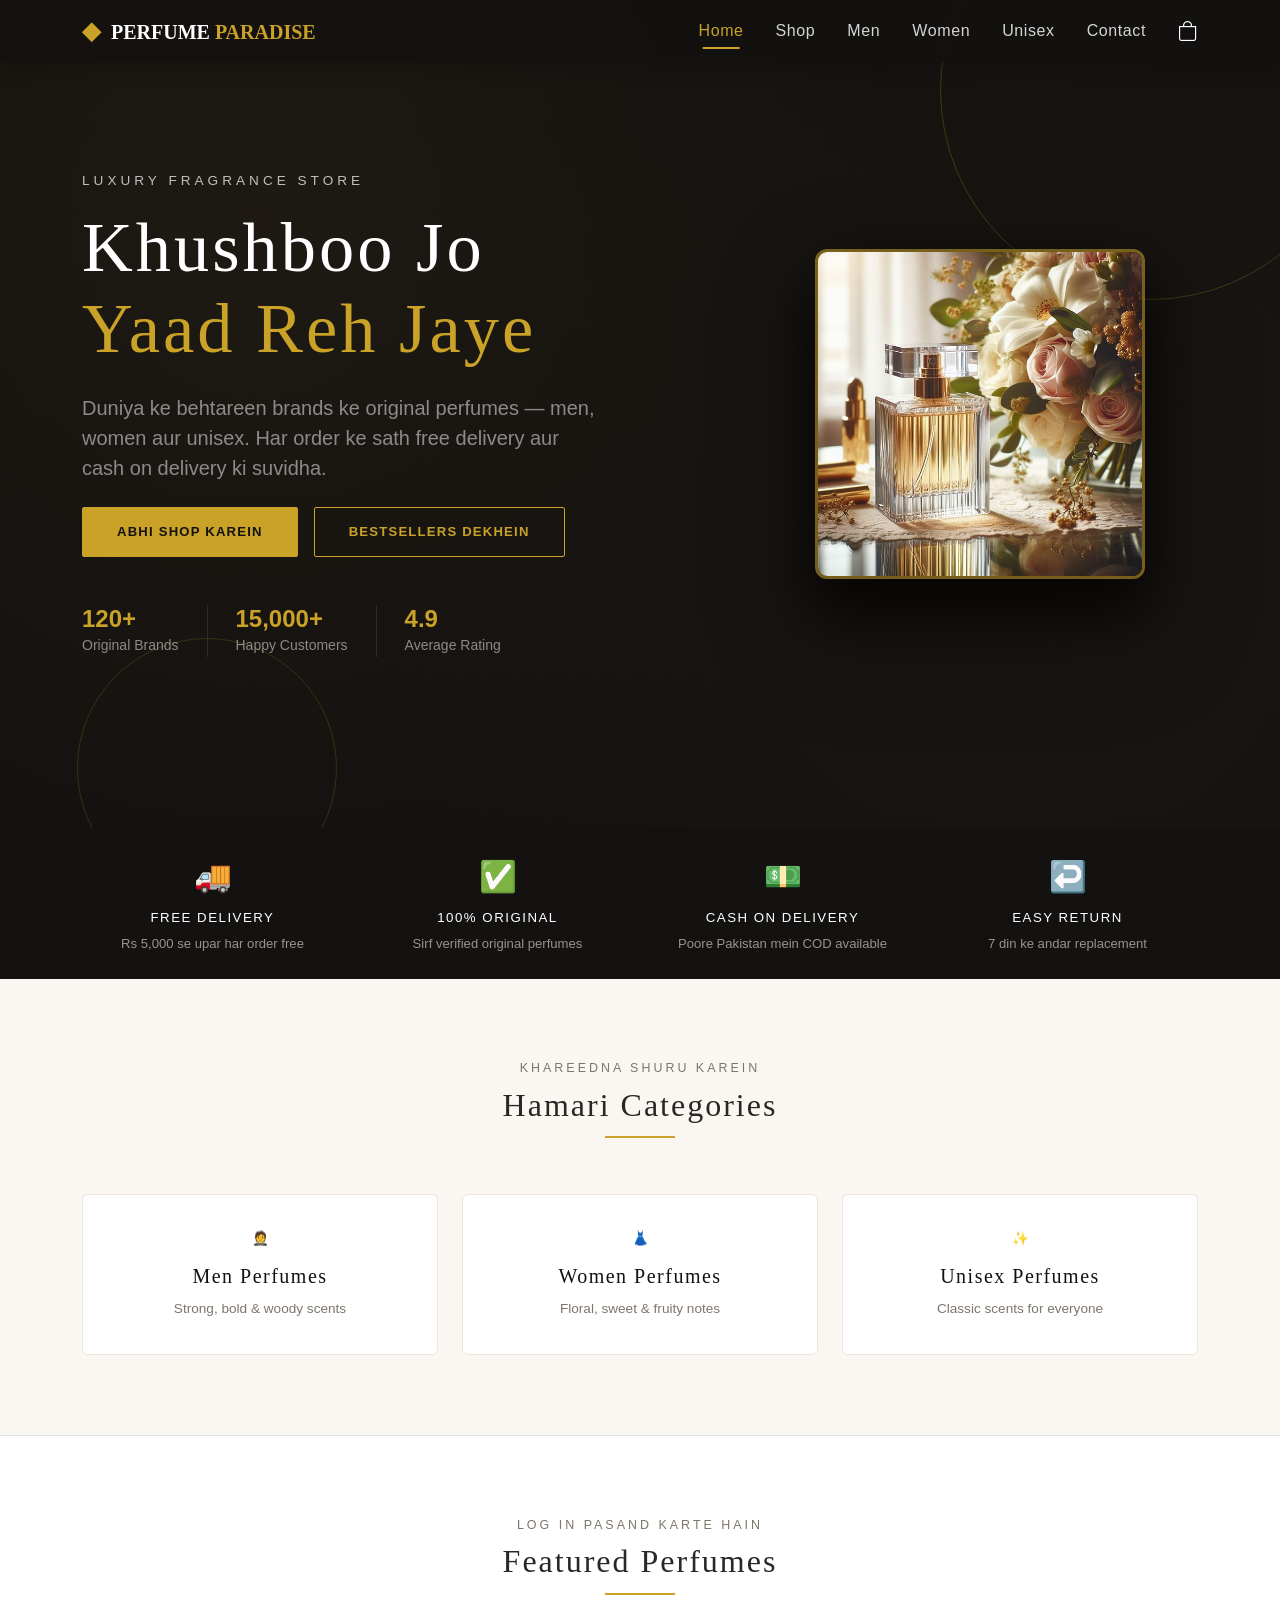
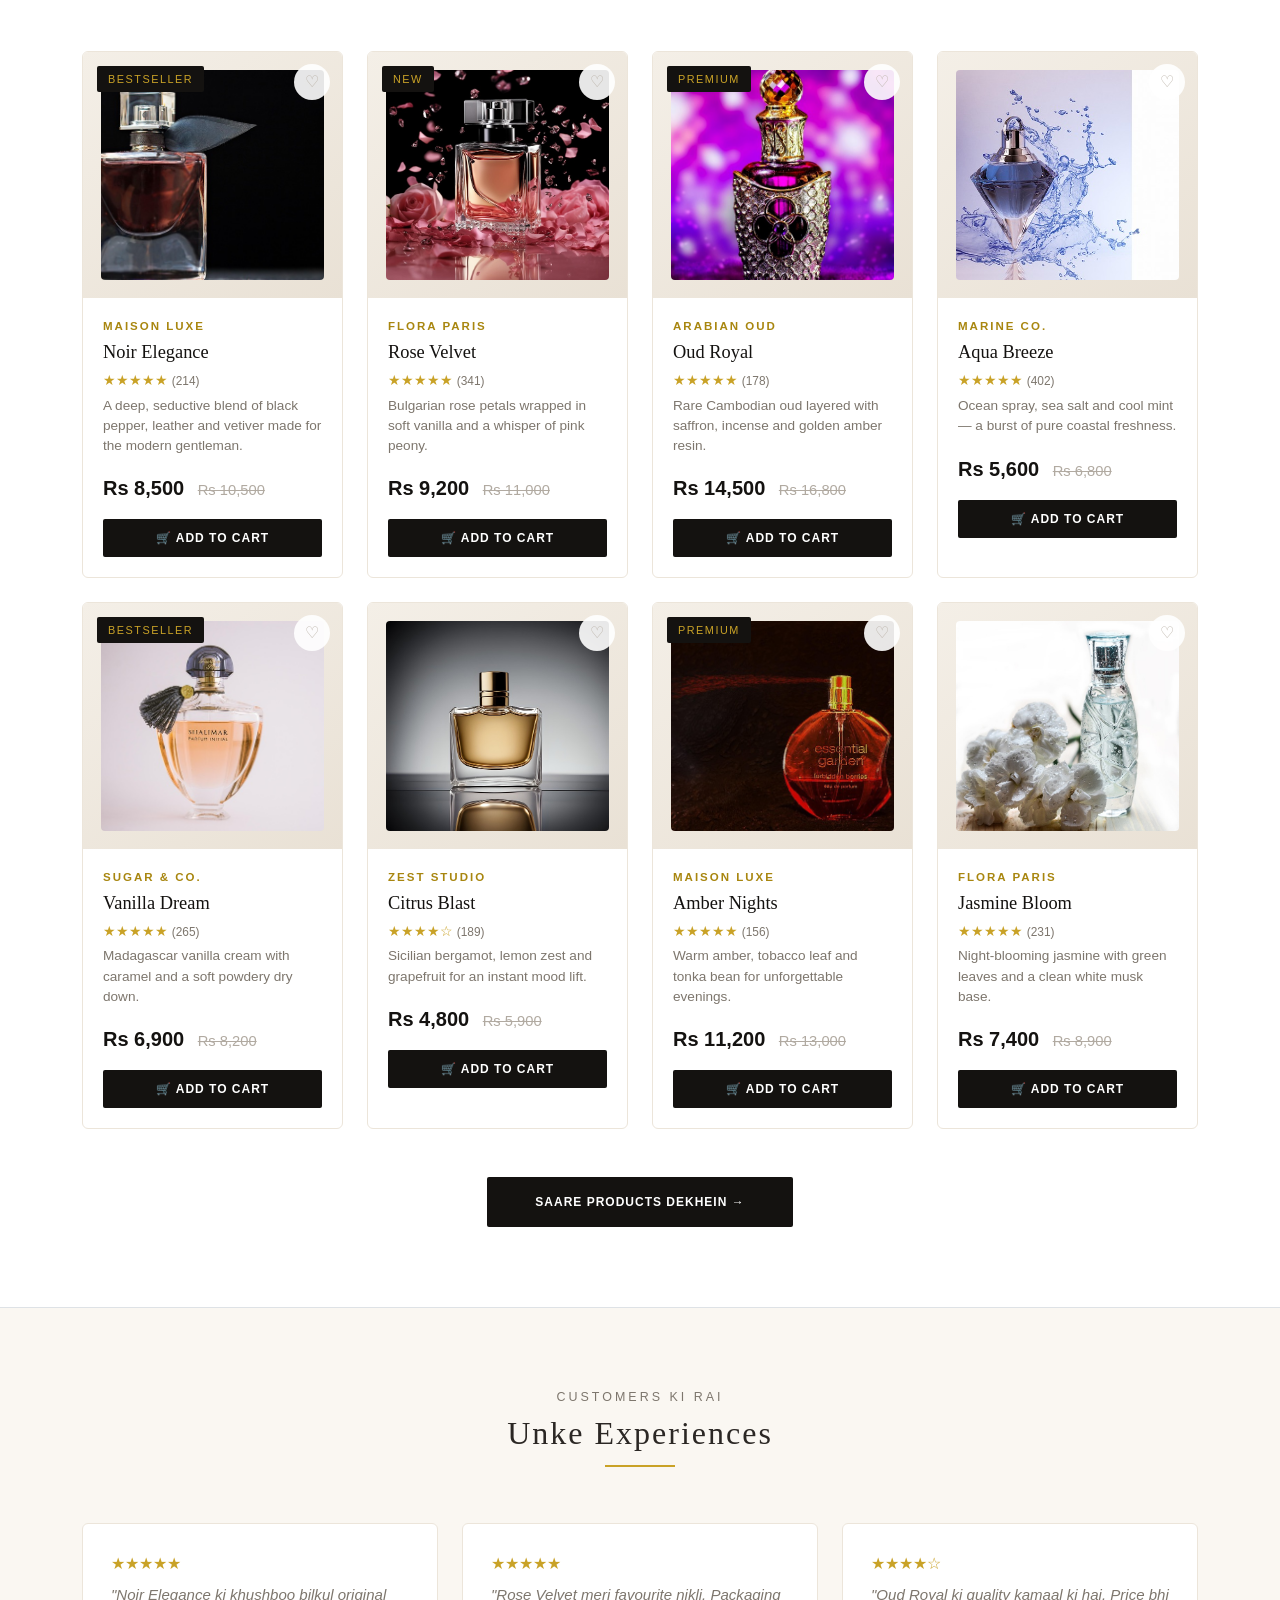
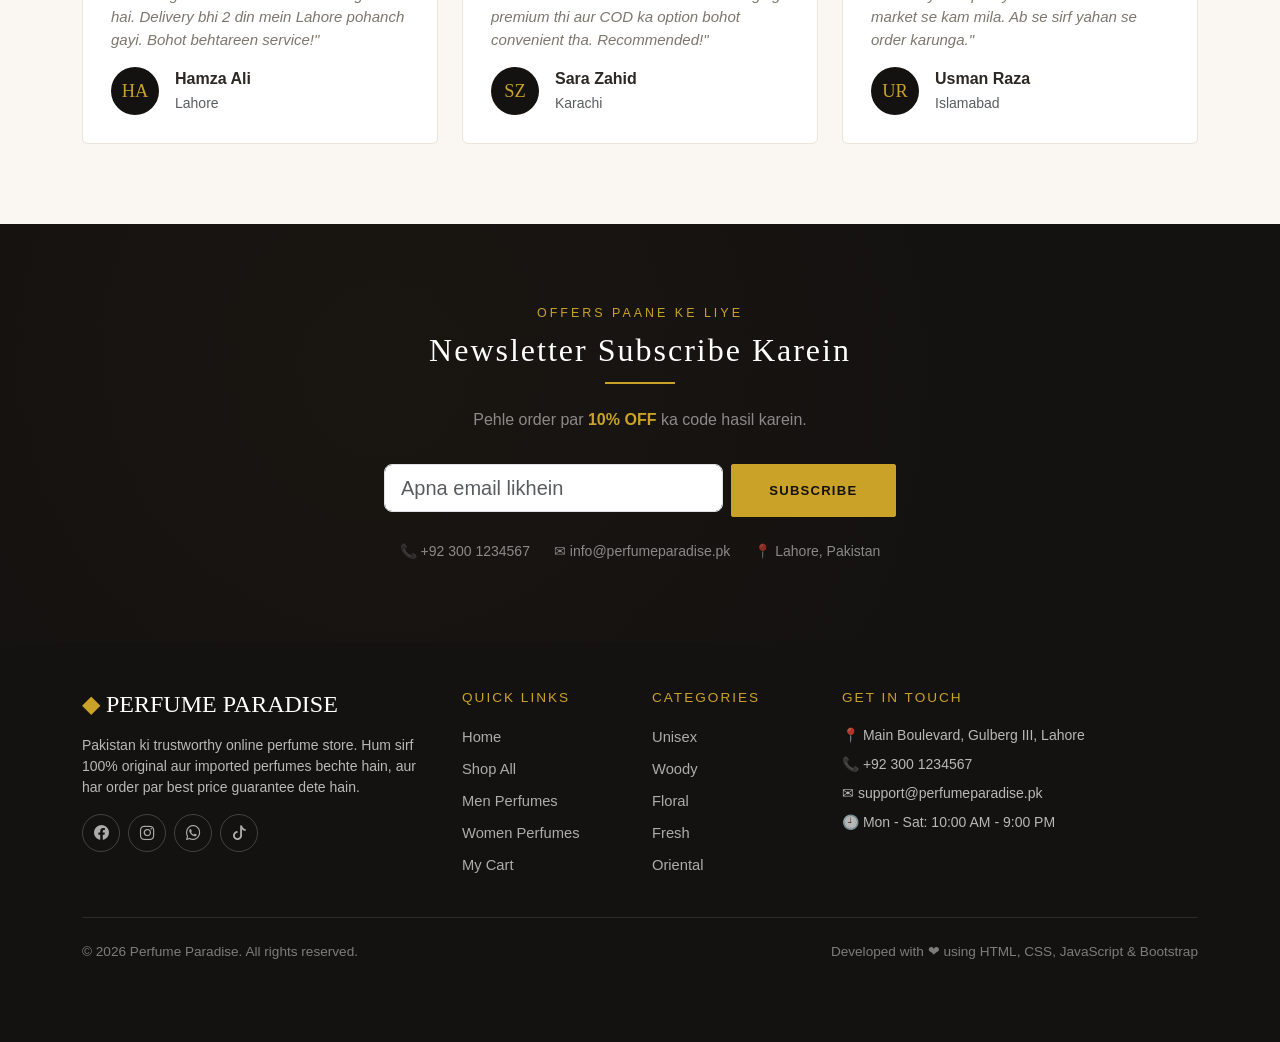
<file: index.html>
<!DOCTYPE html>
<html lang="en">
<head>
  <meta charset="UTF-8">
  <meta name="viewport" content="width=device-width, initial-scale=1.0">
  <title>Perfume Paradise | Premium Perfumes Online Shopping</title>
  <meta name="description" content="Perfume Paradise - Pakistan ki best online perfume shopping store. Men, women aur unisex branded perfumes free delivery ke sath.">
  <link href="https://cdn.jsdelivr.net/npm/bootstrap@5.3.3/dist/css/bootstrap.min.css" rel="stylesheet">
  <link href="https://cdn.jsdelivr.net/npm/bootstrap-icons@1.11.3/font/bootstrap-icons.css" rel="stylesheet">
  <link href="css/style.css" rel="stylesheet">
</head>
<body>

  <!-- ================= NAVBAR ================= -->
  <nav class="navbar navbar-expand-lg navbar-dark fixed-top shadow">
    <div class="container">
      <a class="navbar-brand fw-bold" href="index.html">
        <span class="brand-mark">◆</span> PERFUME <span class="text-gold">PARADISE</span>
      </a>
      <button class="navbar-toggler" type="button" data-bs-toggle="collapse" data-bs-target="#mainNav">
        <span class="navbar-toggler-icon"></span>
      </button>
      <div class="collapse navbar-collapse" id="mainNav">
        <ul class="navbar-nav ms-auto align-items-lg-center">
          <li class="nav-item"><a class="nav-link active" href="index.html">Home</a></li>
          <li class="nav-item"><a class="nav-link" href="products.html">Shop</a></li>
          <li class="nav-item"><a class="nav-link" href="products.html?category=men">Men</a></li>
          <li class="nav-item"><a class="nav-link" href="products.html?category=women">Women</a></li>
          <li class="nav-item"><a class="nav-link" href="products.html?category=unisex">Unisex</a></li>
          <li class="nav-item"><a class="nav-link" href="#contact">Contact</a></li>
          <li class="nav-item ms-lg-3">
            <a class="cart-btn" href="cart.html" title="My Cart">
              <i class="bi bi-bag"></i>
              <span class="cart-count">0</span>
            </a>
          </li>
        </ul>
      </div>
    </div>
  </nav>

  <!-- ================= HERO ================= -->
  <header class="hero">
    <div class="container position-relative" style="z-index:2">
      <div class="row align-items-center g-5">
        <div class="col-lg-7">
          <p class="hero-subtitle mb-3">Luxury Fragrance Store</p>
          <h1 class="hero-title mb-4">Khushboo Jo<br><span class="text-gold">Yaad Reh Jaye</span></h1>
          <p class="lead text-white-50 mb-4" style="max-width:520px">
            Duniya ke behtareen brands ke original perfumes — men, women aur unisex.
            Har order ke sath free delivery aur cash on delivery ki suvidha.
          </p>
          <div class="d-flex flex-wrap gap-3">
            <a href="products.html" class="btn btn-gold">Abhi Shop Karein</a>
            <a href="#featured" class="btn btn-outline-gold">Bestsellers Dekhein</a>
          </div>
          <div class="d-flex flex-wrap gap-4 mt-5">
            <div>
              <h4 class="text-gold mb-0 fw-bold"><span data-count="120">0</span>+</h4>
              <small class="text-white-50">Original Brands</small>
            </div>
            <div class="vr bg-secondary mx-1"></div>
            <div>
              <h4 class="text-gold mb-0 fw-bold"><span data-count="15000">0</span>+</h4>
              <small class="text-white-50">Happy Customers</small>
            </div>
            <div class="vr bg-secondary mx-1"></div>
            <div>
              <h4 class="text-gold mb-0 fw-bold"><span data-count="4" data-suffix=".9">0</span></h4>
              <small class="text-white-50">Average Rating</small>
            </div>
          </div>
        </div>
        <div class="col-lg-5 text-center">
          <div class="hero-bottle" id="heroBottle" style="max-width:330px;margin:0 auto"></div>
        </div>
      </div>
    </div>
  </header>

  <!-- ================= FEATURES ================= -->
  <section class="feature-strip">
    <div class="container">
      <div class="row">
        <div class="col-md-3 feature-item">
          <span class="fi-icon">🚚</span>
          <h6>Free Delivery</h6>
          <p>Rs 5,000 se upar har order free</p>
        </div>
        <div class="col-md-3 feature-item">
          <span class="fi-icon">✅</span>
          <h6>100% Original</h6>
          <p>Sirf verified original perfumes</p>
        </div>
        <div class="col-md-3 feature-item">
          <span class="fi-icon">💵</span>
          <h6>Cash on Delivery</h6>
          <p>Poore Pakistan mein COD available</p>
        </div>
        <div class="col-md-3 feature-item">
          <span class="fi-icon">↩️</span>
          <h6>Easy Return</h6>
          <p>7 din ke andar replacement</p>
        </div>
      </div>
    </div>
  </section>

  <!-- ================= CATEGORIES ================= -->
  <section class="section-pad">
    <div class="container">
      <div class="text-center mb-5">
        <p class="section-subtitle mb-2">Khareedna Shuru Karein</p>
        <h2 class="section-title">Hamari Categories</h2>
      </div>
      <div class="row g-4">
        <div class="col-md-4">
          <a href="products.html?category=men" class="cat-card">
            <span class="cat-icon">🤵</span>
            <h5>Men Perfumes</h5>
            <span>Strong, bold &amp; woody scents</span>
          </a>
        </div>
        <div class="col-md-4">
          <a href="products.html?category=women" class="cat-card">
            <span class="cat-icon">👗</span>
            <h5>Women Perfumes</h5>
            <span>Floral, sweet &amp; fruity notes</span>
          </a>
        </div>
        <div class="col-md-4">
          <a href="products.html?category=unisex" class="cat-card">
            <span class="cat-icon">✨</span>
            <h5>Unisex Perfumes</h5>
            <span>Classic scents for everyone</span>
          </a>
        </div>
      </div>
    </div>
  </section>

  <!-- ================= FEATURED PRODUCTS ================= -->
  <section class="section-pad bg-white border-top border-bottom" id="featured">
    <div class="container">
      <div class="text-center mb-5">
        <p class="section-subtitle mb-2">Log In Pasand Karte Hain</p>
        <h2 class="section-title">Featured Perfumes</h2>
      </div>
      <div class="row" id="featuredGrid">
        <!-- JS se render hoga -->
      </div>
      <div class="text-center mt-4">
        <a href="products.html" class="btn btn-dark-soft px-5 py-3">Saare Products Dekhein →</a>
      </div>
    </div>
  </section>

  <!-- ================= TESTIMONIALS ================= -->
  <section class="section-pad">
    <div class="container">
      <div class="text-center mb-5">
        <p class="section-subtitle mb-2">Customers Ki Rai</p>
        <h2 class="section-title">Unke Experiences</h2>
      </div>
      <div class="row g-4">
        <div class="col-md-4">
          <div class="testimonial-card">
            <div class="text-gold mb-2">★★★★★</div>
            <p>"Noir Elegance ki khushboo bilkul original hai. Delivery bhi 2 din mein Lahore pohanch gayi. Bohot behtareen service!"</p>
            <div class="d-flex align-items-center gap-3 mt-3">
              <div class="avatar">HA</div>
              <div><strong>Hamza Ali</strong><br><small class="text-muted">Lahore</small></div>
            </div>
          </div>
        </div>
        <div class="col-md-4">
          <div class="testimonial-card">
            <div class="text-gold mb-2">★★★★★</div>
            <p>"Rose Velvet meri favourite nikli. Packaging premium thi aur COD ka option bohot convenient tha. Recommended!"</p>
            <div class="d-flex align-items-center gap-3 mt-3">
              <div class="avatar">SZ</div>
              <div><strong>Sara Zahid</strong><br><small class="text-muted">Karachi</small></div>
            </div>
          </div>
        </div>
        <div class="col-md-4">
          <div class="testimonial-card">
            <div class="text-gold mb-2">★★★★☆</div>
            <p>"Oud Royal ki quality kamaal ki hai. Price bhi market se kam mila. Ab se sirf yahan se order karunga."</p>
            <div class="d-flex align-items-center gap-3 mt-3">
              <div class="avatar">UR</div>
              <div><strong>Usman Raza</strong><br><small class="text-muted">Islamabad</small></div>
            </div>
          </div>
        </div>
      </div>
    </div>
  </section>

  <!-- ================= NEWSLETTER ================= -->
  <section class="newsletter section-pad" id="contact">
    <div class="container text-center">
      <p class="section-subtitle text-gold mb-2">Offers Paane Ke Liye</p>
      <h2 class="section-title text-white">Newsletter Subscribe Karein</h2>
      <p class="text-white-50 mt-3 mb-4">Pehle order par <strong class="text-gold">10% OFF</strong> ka code hasil karein.</p>
      <form class="row g-2 justify-content-center" style="max-width:520px;margin:0 auto" onsubmit="subscribe(event)">
        <div class="col-sm-8">
          <input type="email" class="form-control form-control-lg" placeholder="Apna email likhein" required>
        </div>
        <div class="col-sm-4">
          <button class="btn btn-gold w-100 py-3" type="submit">Subscribe</button>
        </div>
      </form>
      <div class="d-flex justify-content-center gap-4 mt-4 text-white-50 small flex-wrap">
        <span>📞 +92 300 1234567</span>
        <span>✉ info@perfumeparadise.pk</span>
        <span>📍 Lahore, Pakistan</span>
      </div>
    </div>
  </section>

  <!-- ================= FOOTER ================= -->
  <footer class="footer section-pad pt-5">
    <div class="container">
      <div class="row g-4">
        <div class="col-lg-4">
          <h4 class="text-white mb-3" style="font-family:Georgia,serif">
            <span class="text-gold">◆</span> PERFUME PARADISE
          </h4>
          <p class="small">Pakistan ki trustworthy online perfume store. Hum sirf 100% original aur imported perfumes bechte hain, aur har order par best price guarantee dete hain.</p>
          <div class="d-flex gap-2 mt-3">
            <a href="#" class="social-icon"><i class="bi bi-facebook"></i></a>
            <a href="#" class="social-icon"><i class="bi bi-instagram"></i></a>
            <a href="#" class="social-icon"><i class="bi bi-whatsapp"></i></a>
            <a href="#" class="social-icon"><i class="bi bi-tiktok"></i></a>
          </div>
        </div>
        <div class="col-6 col-lg-2">
          <h6>Quick Links</h6>
          <ul class="list-unstyled">
            <li class="mb-2"><a href="index.html">Home</a></li>
            <li class="mb-2"><a href="products.html">Shop All</a></li>
            <li class="mb-2"><a href="products.html?category=men">Men Perfumes</a></li>
            <li class="mb-2"><a href="products.html?category=women">Women Perfumes</a></li>
            <li class="mb-2"><a href="cart.html">My Cart</a></li>
          </ul>
        </div>
        <div class="col-6 col-lg-2">
          <h6>Categories</h6>
          <ul class="list-unstyled">
            <li class="mb-2"><a href="products.html?category=unisex">Unisex</a></li>
            <li class="mb-2"><a href="products.html">Woody</a></li>
            <li class="mb-2"><a href="products.html">Floral</a></li>
            <li class="mb-2"><a href="products.html">Fresh</a></li>
            <li class="mb-2"><a href="products.html">Oriental</a></li>
          </ul>
        </div>
        <div class="col-lg-4">
          <h6>Get In Touch</h6>
          <ul class="list-unstyled small">
            <li class="mb-2">📍 Main Boulevard, Gulberg III, Lahore</li>
            <li class="mb-2">📞 +92 300 1234567</li>
            <li class="mb-2">✉ support@perfumeparadise.pk</li>
            <li class="mb-2">🕘 Mon - Sat: 10:00 AM - 9:00 PM</li>
          </ul>
        </div>
      </div>
      <div class="footer-bottom mt-4 pt-4 d-flex flex-wrap justify-content-between gap-2">
        <span>© 2026 Perfume Paradise. All rights reserved.</span>
        <span>Developed with ❤ using HTML, CSS, JavaScript &amp; Bootstrap</span>
      </div>
    </div>
  </footer>

  <script src="https://cdn.jsdelivr.net/npm/bootstrap@5.3.3/dist/js/bootstrap.bundle.min.js"></script>
  <script src="js/data.js"></script>
  <script src="js/script.js"></script>
</body>
</html>
</file>
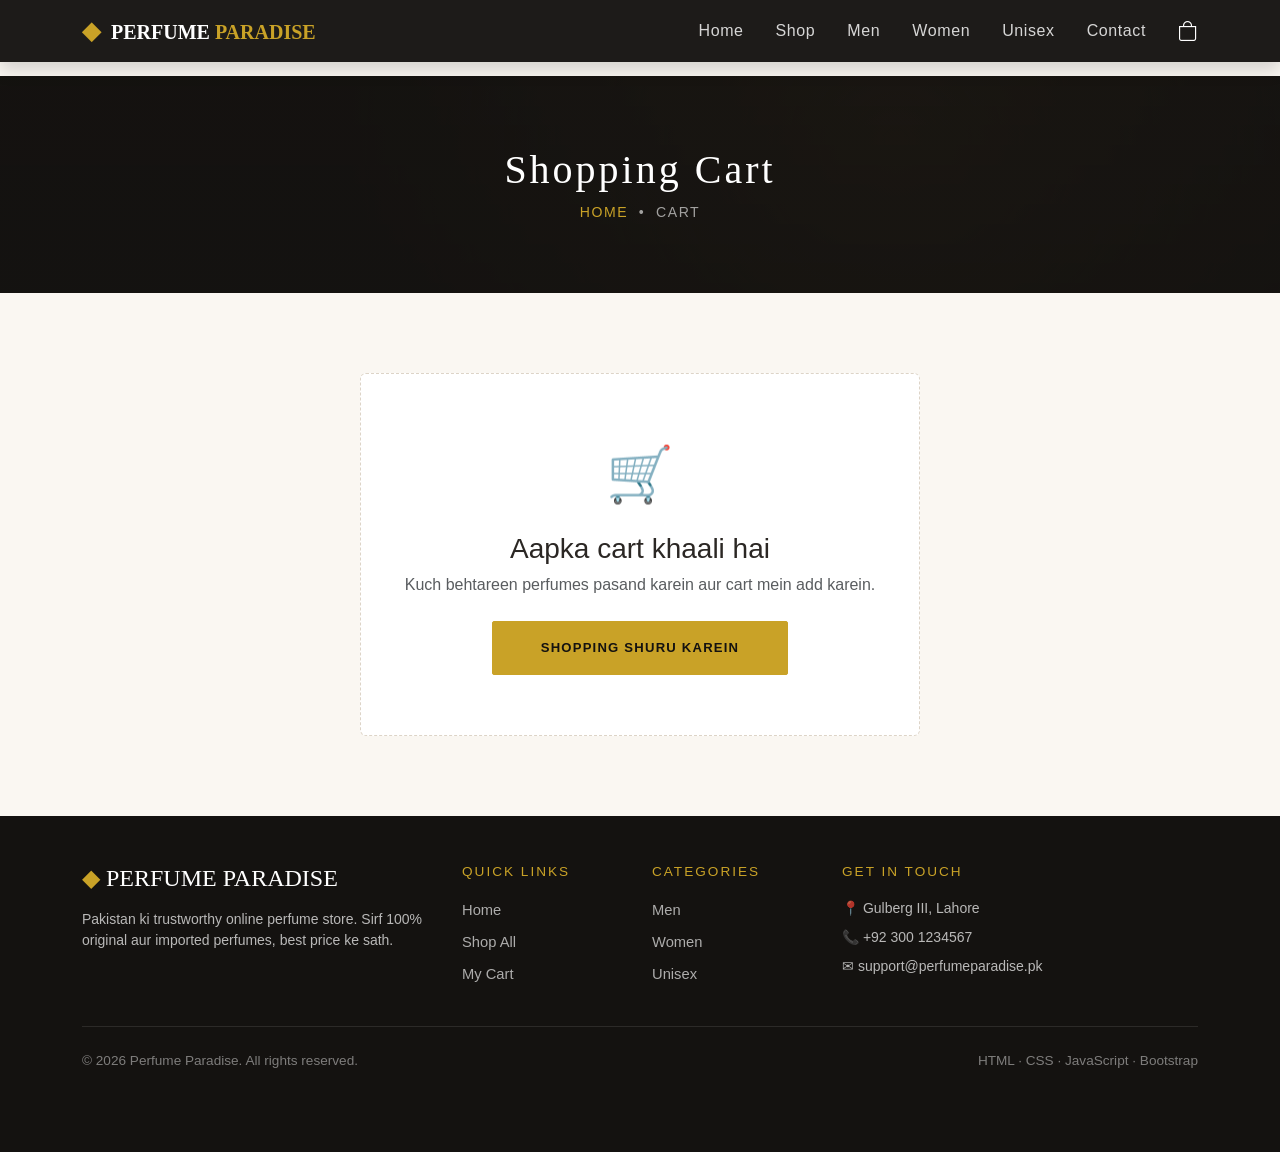
<file: cart.html>
<!DOCTYPE html>
<html lang="en">
<head>
  <meta charset="UTF-8">
  <meta name="viewport" content="width=device-width, initial-scale=1.0">
  <title>My Cart | Perfume Paradise</title>
  <link href="https://cdn.jsdelivr.net/npm/bootstrap@5.3.3/dist/css/bootstrap.min.css" rel="stylesheet">
  <link href="https://cdn.jsdelivr.net/npm/bootstrap-icons@1.11.3/font/bootstrap-icons.css" rel="stylesheet">
  <link href="css/style.css" rel="stylesheet">
</head>
<body>

  <!-- ================= NAVBAR ================= -->
  <nav class="navbar navbar-expand-lg navbar-dark fixed-top shadow">
    <div class="container">
      <a class="navbar-brand fw-bold" href="index.html">
        <span class="brand-mark">◆</span> PERFUME <span class="text-gold">PARADISE</span>
      </a>
      <button class="navbar-toggler" type="button" data-bs-toggle="collapse" data-bs-target="#mainNav">
        <span class="navbar-toggler-icon"></span>
      </button>
      <div class="collapse navbar-collapse" id="mainNav">
        <ul class="navbar-nav ms-auto align-items-lg-center">
          <li class="nav-item"><a class="nav-link" href="index.html">Home</a></li>
          <li class="nav-item"><a class="nav-link" href="products.html">Shop</a></li>
          <li class="nav-item"><a class="nav-link" href="products.html?category=men">Men</a></li>
          <li class="nav-item"><a class="nav-link" href="products.html?category=women">Women</a></li>
          <li class="nav-item"><a class="nav-link" href="products.html?category=unisex">Unisex</a></li>
          <li class="nav-item"><a class="nav-link" href="index.html#contact">Contact</a></li>
          <li class="nav-item ms-lg-3">
            <a class="cart-btn" href="cart.html" title="My Cart">
              <i class="bi bi-bag"></i>
              <span class="cart-count">0</span>
            </a>
          </li>
        </ul>
      </div>
    </div>
  </nav>

  <!-- ================= PAGE BANNER ================= -->
  <section class="page-banner" style="margin-top:76px">
    <div class="container">
      <h1>Shopping Cart</h1>
      <nav class="crumb mt-2"><a href="index.html">Home</a> &nbsp;•&nbsp; Cart</nav>
    </div>
  </section>

  <!-- ================= CART ================= -->
  <section class="section-pad" id="cartWrap">
    <div class="container">

      <!-- Empty State -->
      <div id="cartEmpty" class="d-none">
        <div class="empty-state" style="max-width:560px;margin:0 auto">
          <div class="es-icon">🛒</div>
          <h3 class="mt-3">Aapka cart khaali hai</h3>
          <p class="text-muted">Kuch behtareen perfumes pasand karein aur cart mein add karein.</p>
          <a href="products.html" class="btn btn-gold mt-2 px-5 py-3">Shopping Shuru Karein</a>
        </div>
      </div>

      <div class="row g-4" id="cartTable">
        <!-- Items -->
        <div class="col-lg-8">
          <div class="cart-table p-3 p-md-4">
            <h5 class="mb-3 pb-2 border-bottom">🛒 Your Items</h5>
            <div class="table-responsive">
              <table class="table align-middle mb-0">
                <thead class="table-light">
                  <tr>
                    <th>Product</th>
                    <th>Price</th>
                    <th>Quantity</th>
                    <th>Total</th>
                    <th></th>
                  </tr>
                </thead>
                <tbody id="cartBody"><!-- JS --></tbody>
              </table>
            </div>
            <a href="products.html" class="btn btn-sm btn-outline-dark mt-3">← Shopping Continue Karein</a>
          </div>
        </div>

        <!-- Summary -->
        <div class="col-lg-4" id="cartSummary">
          <div class="summary-card">
            <h5 class="mb-4 pb-2 border-bottom" style="font-family:Georgia,serif">Order Summary</h5>
            <div class="summary-row"><span>Subtotal</span><span id="sumSub">Rs 0</span></div>
            <div class="summary-row"><span>Delivery</span><span id="sumShip">Rs 0</span></div>
            <div class="summary-row"><span>Discount (5%)</span><span id="sumDiscount">Rs 0</span></div>
            <div class="summary-row summary-total mt-2 pt-3">
              <span>Total</span><span id="sumTotal">Rs 0</span>
            </div>

            <button class="btn btn-gold w-100 mt-4 py-3" onclick="checkout()">
              Checkout Karein
            </button>

            <p class="small text-muted mt-3 mb-0 text-center">
              🔒 Secure checkout · Rs 10,000+ par 5% discount<br>
              Free delivery Rs 5,000 se upar
            </p>
          </div>
        </div>
      </div>
    </div>
  </section>

  <!-- ================= CHECKOUT MODAL ================= -->
  <div class="modal fade" id="checkoutModal" tabindex="-1">
    <div class="modal-dialog modal-dialog-centered">
      <div class="modal-content" style="border-radius:6px">
        <div class="modal-header" style="background:#141210;color:#fff">
          <h5 class="modal-title" style="font-family:Georgia,serif">
            <span class="text-gold">◆</span> Checkout Details
          </h5>
          <button type="button" class="btn-close btn-close-white" data-bs-dismiss="modal"></button>
        </div>
        <div class="modal-body">
          <form id="orderForm" onsubmit="return false">
            <div class="mb-3">
              <label class="form-label small text-uppercase">Poora Naam</label>
              <input type="text" class="form-control" id="custName" placeholder="Ali Khan">
            </div>
            <div class="mb-3">
              <label class="form-label small text-uppercase">Mobile Number</label>
              <input type="tel" class="form-control" id="custPhone" placeholder="0300 1234567">
            </div>
            <div class="mb-3">
              <label class="form-label small text-uppercase">Delivery Address</label>
              <textarea class="form-control" id="custAddress" rows="2"
                        placeholder="Ghar, mohalla, shehar"></textarea>
            </div>
            <div class="mb-3">
              <label class="form-label small text-uppercase">Payment Method</label>
              <select class="form-select">
                <option>Cash on Delivery</option>
                <option>JazzCash / Easypaisa</option>
                <option>Bank Transfer</option>
              </select>
            </div>
            <div class="alert alert-light border d-flex justify-content-between mb-0">
              <span class="fw-semibold">Payable Amount</span>
              <span class="fw-bold text-gold" id="orderTotal">Rs 0</span>
            </div>
          </form>
        </div>
        <div class="modal-footer">
          <button class="btn btn-outline-dark" data-bs-dismiss="modal">Cancel</button>
          <button class="btn btn-gold" id="confirmOrder">Order Confirm Karein</button>
        </div>
      </div>
    </div>
  </div>

  <!-- ================= SUCCESS MODAL ================= -->
  <div class="modal fade" id="successModal" tabindex="-1">
    <div class="modal-dialog modal-dialog-centered">
      <div class="modal-content text-center" style="border-radius:6px">
        <div class="modal-body p-5">
          <div style="font-size:3.6rem">✅</div>
          <h3 class="mt-3" style="font-family:Georgia,serif">Order Ho Gaya!</h3>
          <p class="text-muted">Shukriya! Aapka order confirm ho chuka hai. Hamari team jald aap se rabta karegi.</p>
          <p class="mb-1 small text-uppercase text-muted">Order ID</p>
          <h5 class="text-gold" id="orderIdOut">#PP-000000</h5>
          <a href="products.html" class="btn btn-dark-soft mt-3 px-4">Aur Shopping Karein</a>
        </div>
      </div>
    </div>
  </div>

  <!-- ================= FOOTER ================= -->
  <footer class="footer section-pad pt-5">
    <div class="container">
      <div class="row g-4">
        <div class="col-lg-4">
          <h4 class="text-white mb-3" style="font-family:Georgia,serif">
            <span class="text-gold">◆</span> PERFUME PARADISE
          </h4>
          <p class="small">Pakistan ki trustworthy online perfume store. Sirf 100% original aur imported perfumes, best price ke sath.</p>
        </div>
        <div class="col-6 col-lg-2">
          <h6>Quick Links</h6>
          <ul class="list-unstyled">
            <li class="mb-2"><a href="index.html">Home</a></li>
            <li class="mb-2"><a href="products.html">Shop All</a></li>
            <li class="mb-2"><a href="cart.html">My Cart</a></li>
          </ul>
        </div>
        <div class="col-6 col-lg-2">
          <h6>Categories</h6>
          <ul class="list-unstyled">
            <li class="mb-2"><a href="products.html?category=men">Men</a></li>
            <li class="mb-2"><a href="products.html?category=women">Women</a></li>
            <li class="mb-2"><a href="products.html?category=unisex">Unisex</a></li>
          </ul>
        </div>
        <div class="col-lg-4">
          <h6>Get In Touch</h6>
          <ul class="list-unstyled small">
            <li class="mb-2">📍 Gulberg III, Lahore</li>
            <li class="mb-2">📞 +92 300 1234567</li>
            <li class="mb-2">✉ support@perfumeparadise.pk</li>
          </ul>
        </div>
      </div>
      <div class="footer-bottom mt-4 pt-4 d-flex flex-wrap justify-content-between gap-2">
        <span>© 2026 Perfume Paradise. All rights reserved.</span>
        <span>HTML · CSS · JavaScript · Bootstrap</span>
      </div>
    </div>
  </footer>

  <script src="https://cdn.jsdelivr.net/npm/bootstrap@5.3.3/dist/js/bootstrap.bundle.min.js"></script>
  <script src="js/data.js"></script>
  <script src="js/script.js"></script>
</body>
</html>
</file>
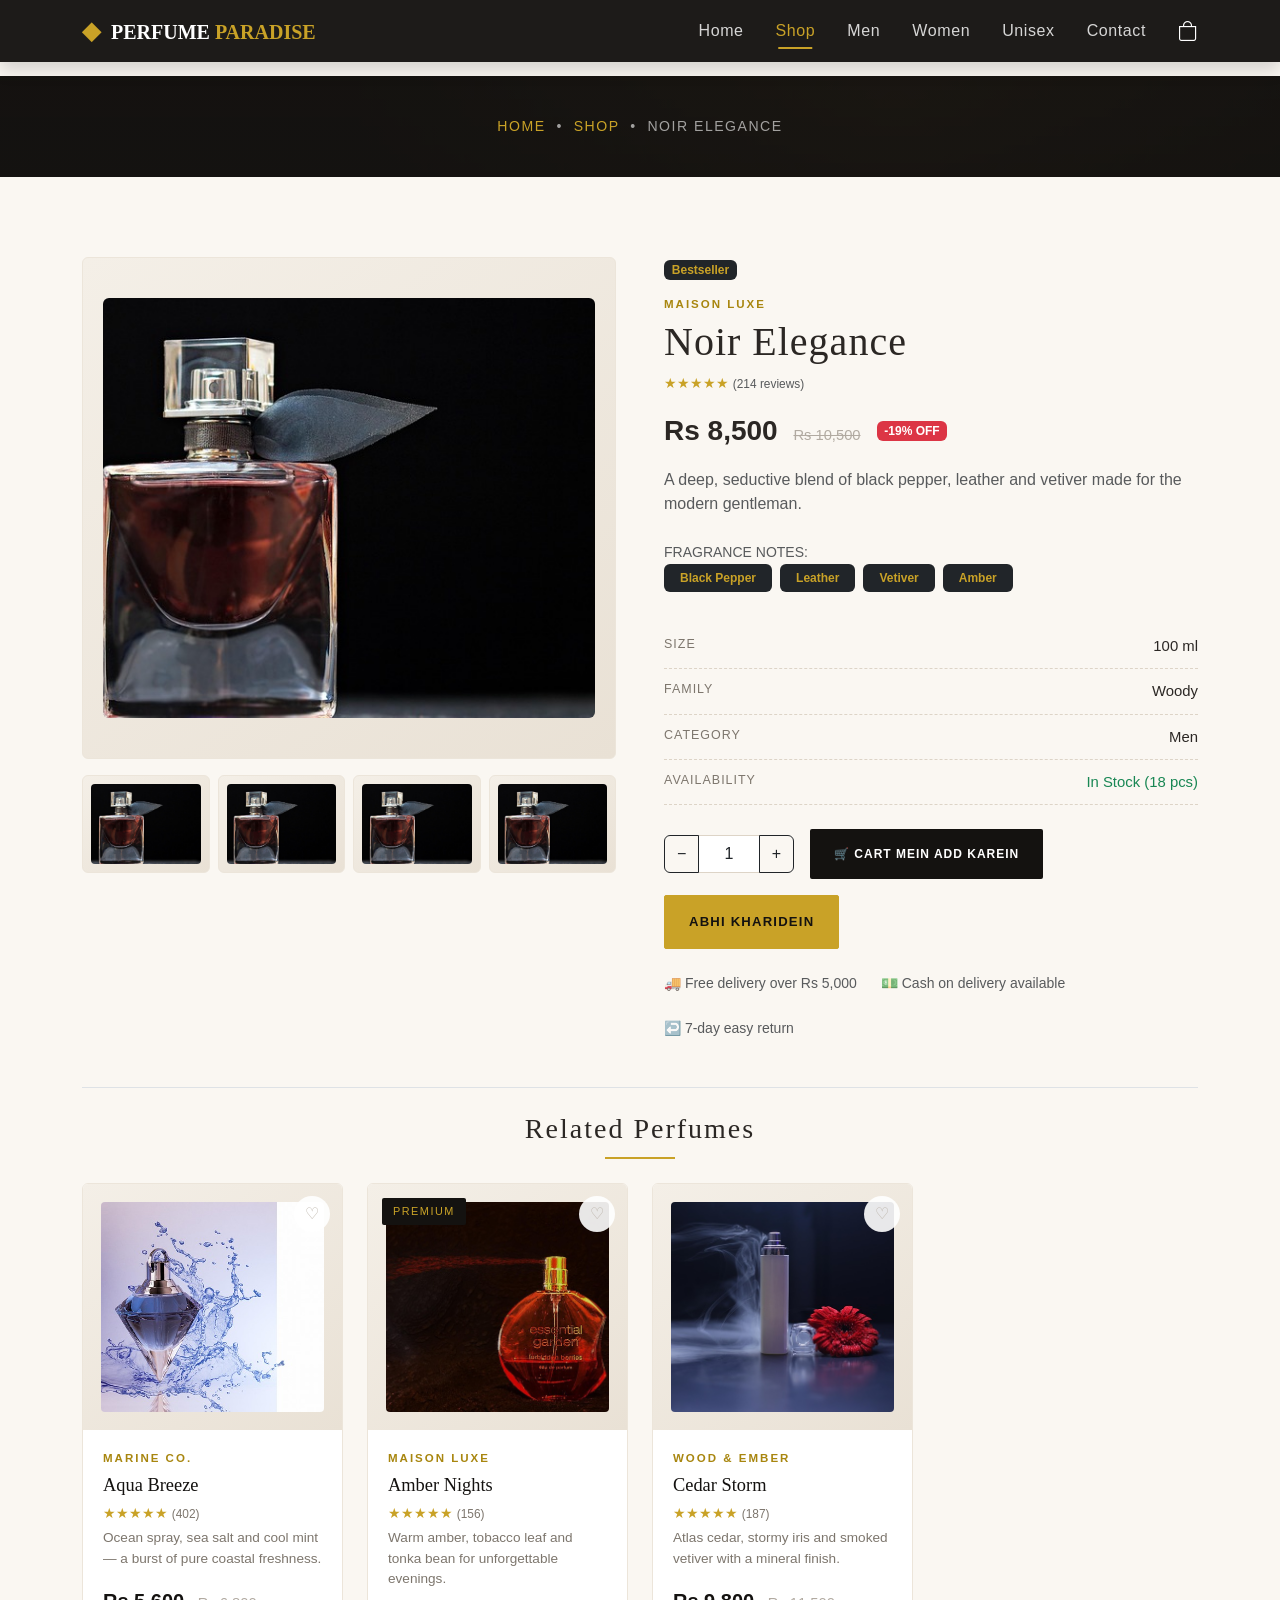
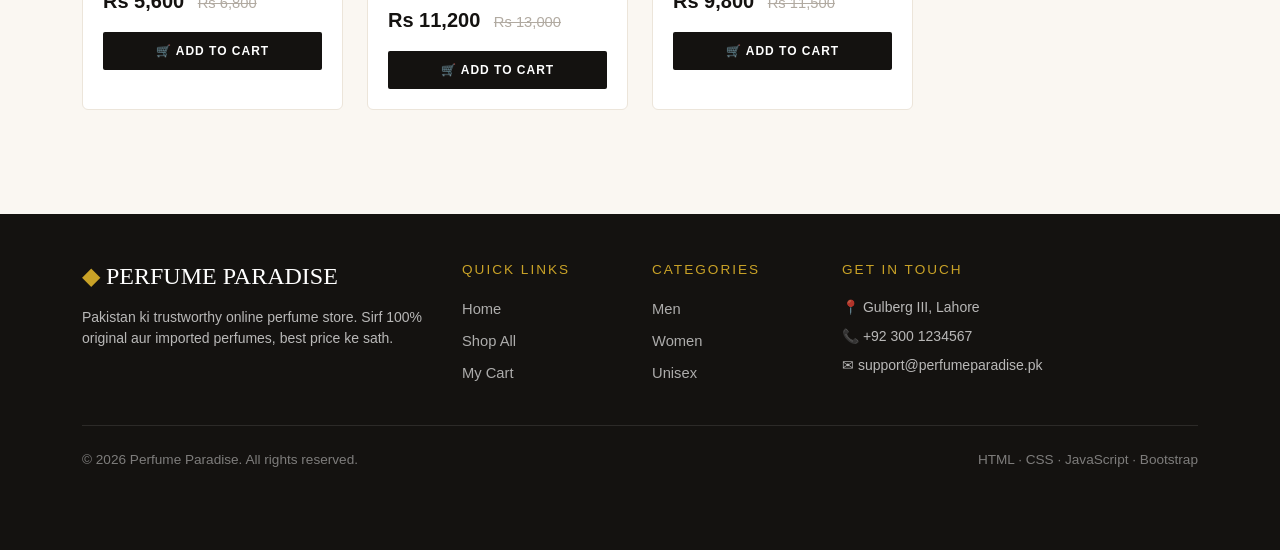
<file: product.html>
<!DOCTYPE html>
<html lang="en">
<head>
  <meta charset="UTF-8">
  <meta name="viewport" content="width=device-width, initial-scale=1.0">
  <title>Product Details | Perfume Paradise</title>
  <link href="https://cdn.jsdelivr.net/npm/bootstrap@5.3.3/dist/css/bootstrap.min.css" rel="stylesheet">
  <link href="https://cdn.jsdelivr.net/npm/bootstrap-icons@1.11.3/font/bootstrap-icons.css" rel="stylesheet">
  <link href="css/style.css" rel="stylesheet">
</head>
<body>

  <!-- ================= NAVBAR ================= -->
  <nav class="navbar navbar-expand-lg navbar-dark fixed-top shadow">
    <div class="container">
      <a class="navbar-brand fw-bold" href="index.html">
        <span class="brand-mark">◆</span> PERFUME <span class="text-gold">PARADISE</span>
      </a>
      <button class="navbar-toggler" type="button" data-bs-toggle="collapse" data-bs-target="#mainNav">
        <span class="navbar-toggler-icon"></span>
      </button>
      <div class="collapse navbar-collapse" id="mainNav">
        <ul class="navbar-nav ms-auto align-items-lg-center">
          <li class="nav-item"><a class="nav-link" href="index.html">Home</a></li>
          <li class="nav-item"><a class="nav-link active" href="products.html">Shop</a></li>
          <li class="nav-item"><a class="nav-link" href="products.html?category=men">Men</a></li>
          <li class="nav-item"><a class="nav-link" href="products.html?category=women">Women</a></li>
          <li class="nav-item"><a class="nav-link" href="products.html?category=unisex">Unisex</a></li>
          <li class="nav-item"><a class="nav-link" href="index.html#contact">Contact</a></li>
          <li class="nav-item ms-lg-3">
            <a class="cart-btn" href="cart.html" title="My Cart">
              <i class="bi bi-bag"></i>
              <span class="cart-count">0</span>
            </a>
          </li>
        </ul>
      </div>
    </div>
  </nav>

  <!-- ================= PAGE BANNER ================= -->
  <section class="page-banner" style="margin-top:76px;padding:40px 0">
    <div class="container">
      <nav class="crumb">
        <a href="index.html">Home</a> &nbsp;•&nbsp;
        <a href="products.html">Shop</a> &nbsp;•&nbsp;
        <span id="breadcrumbName">Product</span>
      </nav>
    </div>
  </section>

  <!-- ================= PRODUCT DETAIL ================= -->
  <section class="section-pad" id="detailWrap">
    <div class="container">
      <div class="row g-5">

        <!-- Gallery -->
        <div class="col-lg-6">
          <div class="detail-gallery" id="detailImage"></div>
          <div class="row g-2 mt-2">
            <div class="col-3">
              <div class="detail-gallery p-2" style="min-height:80px;animation:none" id="thumb1"></div>
            </div>
            <div class="col-3">
              <div class="detail-gallery p-2" style="min-height:80px;animation:none" id="thumb2"></div>
            </div>
            <div class="col-3">
              <div class="detail-gallery p-2" style="min-height:80px;animation:none" id="thumb3"></div>
            </div>
            <div class="col-3">
              <div class="detail-gallery p-2" style="min-height:80px;animation:none" id="thumb4"></div>
            </div>
          </div>
        </div>

        <!-- Info -->
        <div class="col-lg-6 detail-info">
          <span class="badge bg-dark text-gold d-none mb-3" id="detailBadge">New</span>
          <div class="product-brand mb-1" id="detailBrand">Brand</div>
          <h1 class="mb-2" id="detailName">Product Name</h1>
          <div class="rating mb-3" id="detailStars"></div>

          <div class="d-flex align-items-center gap-3 mb-3">
            <span class="fs-3 fw-bold" id="detailPrice"></span>
            <span class="badge text-bg-danger" id="detailDiscount"></span>
          </div>

          <p class="text-muted mb-4" id="detailDesc"></p>

          <div class="mb-4">
            <span class="small text-uppercase text-muted me-2">Fragrance Notes:</span>
            <div id="detailNotes"></div>
          </div>

          <div class="mb-4">
            <div class="info-row"><span>Size</span><span id="infoSize">—</span></div>
            <div class="info-row"><span>Family</span><span id="infoFamily">—</span></div>
            <div class="info-row"><span>Category</span><span id="infoCategory">—</span></div>
            <div class="info-row"><span>Availability</span><span id="infoStock" class="text-success">—</span></div>
          </div>

          <div class="d-flex flex-wrap align-items-center gap-3 mb-4">
            <div class="input-group qty-box">
              <button class="btn btn-outline-dark" id="qtyMinus" type="button">−</button>
              <input class="form-control" id="qtyInput" value="1" readonly>
              <button class="btn btn-outline-dark" id="qtyPlus" type="button">+</button>
            </div>
            <button class="btn btn-dark-soft px-4 py-3" id="addBtn">🛒 Cart Mein Add Karein</button>
            <button class="btn btn-gold px-4 py-3" id="buyBtn">Abhi Kharidein</button>
          </div>

          <div class="d-flex flex-wrap gap-4 small text-muted">
            <span>🚚 Free delivery over Rs 5,000</span>
            <span>💵 Cash on delivery available</span>
            <span>↩️ 7-day easy return</span>
          </div>
        </div>

      </div>

      <!-- Related -->
      <div class="mt-5 pt-4 border-top">
        <h3 class="section-title d-block text-center mb-4">Related Perfumes</h3>
        <div class="row" id="relatedGrid"></div>
      </div>
    </div>
  </section>

  <!-- ================= FOOTER ================= -->
  <footer class="footer section-pad pt-5">
    <div class="container">
      <div class="row g-4">
        <div class="col-lg-4">
          <h4 class="text-white mb-3" style="font-family:Georgia,serif">
            <span class="text-gold">◆</span> PERFUME PARADISE
          </h4>
          <p class="small">Pakistan ki trustworthy online perfume store. Sirf 100% original aur imported perfumes, best price ke sath.</p>
        </div>
        <div class="col-6 col-lg-2">
          <h6>Quick Links</h6>
          <ul class="list-unstyled">
            <li class="mb-2"><a href="index.html">Home</a></li>
            <li class="mb-2"><a href="products.html">Shop All</a></li>
            <li class="mb-2"><a href="cart.html">My Cart</a></li>
          </ul>
        </div>
        <div class="col-6 col-lg-2">
          <h6>Categories</h6>
          <ul class="list-unstyled">
            <li class="mb-2"><a href="products.html?category=men">Men</a></li>
            <li class="mb-2"><a href="products.html?category=women">Women</a></li>
            <li class="mb-2"><a href="products.html?category=unisex">Unisex</a></li>
          </ul>
        </div>
        <div class="col-lg-4">
          <h6>Get In Touch</h6>
          <ul class="list-unstyled small">
            <li class="mb-2">📍 Gulberg III, Lahore</li>
            <li class="mb-2">📞 +92 300 1234567</li>
            <li class="mb-2">✉ support@perfumeparadise.pk</li>
          </ul>
        </div>
      </div>
      <div class="footer-bottom mt-4 pt-4 d-flex flex-wrap justify-content-between gap-2">
        <span>© 2026 Perfume Paradise. All rights reserved.</span>
        <span>HTML · CSS · JavaScript · Bootstrap</span>
      </div>
    </div>
  </footer>

  <script src="https://cdn.jsdelivr.net/npm/bootstrap@5.3.3/dist/js/bootstrap.bundle.min.js"></script>
  <script src="js/data.js"></script>
  <script src="js/script.js"></script>
  <script>
    // thumbnails
    document.addEventListener("DOMContentLoaded", function () {
      const id = +new URLSearchParams(location.search).get("id");
      const p = PRODUCTS.find((x) => x.id === id) || PRODUCTS[0];
      ["thumb1", "thumb2", "thumb3", "thumb4"].forEach(function (t) {
        const el = document.getElementById(t);
        if (el) el.innerHTML = productImage(p);
      });
    });
  </script>
</body>
</html>
</file>
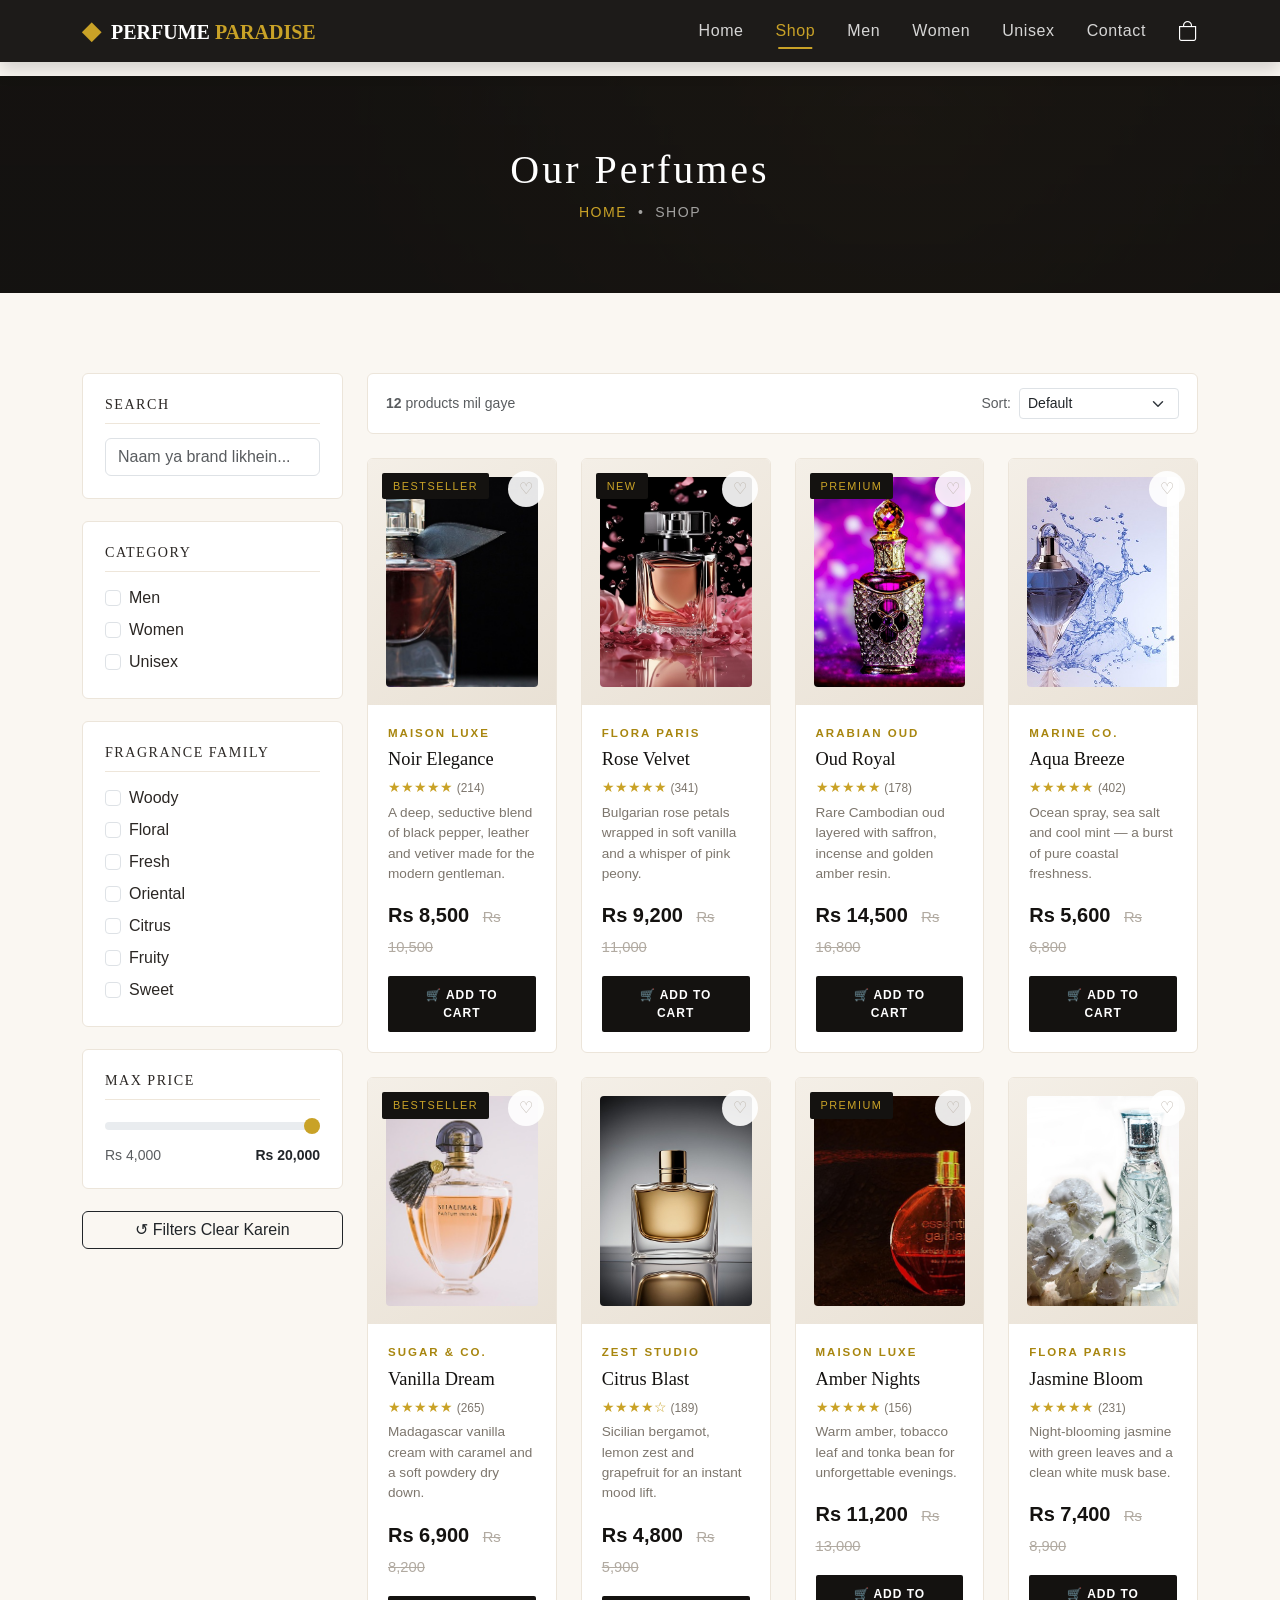
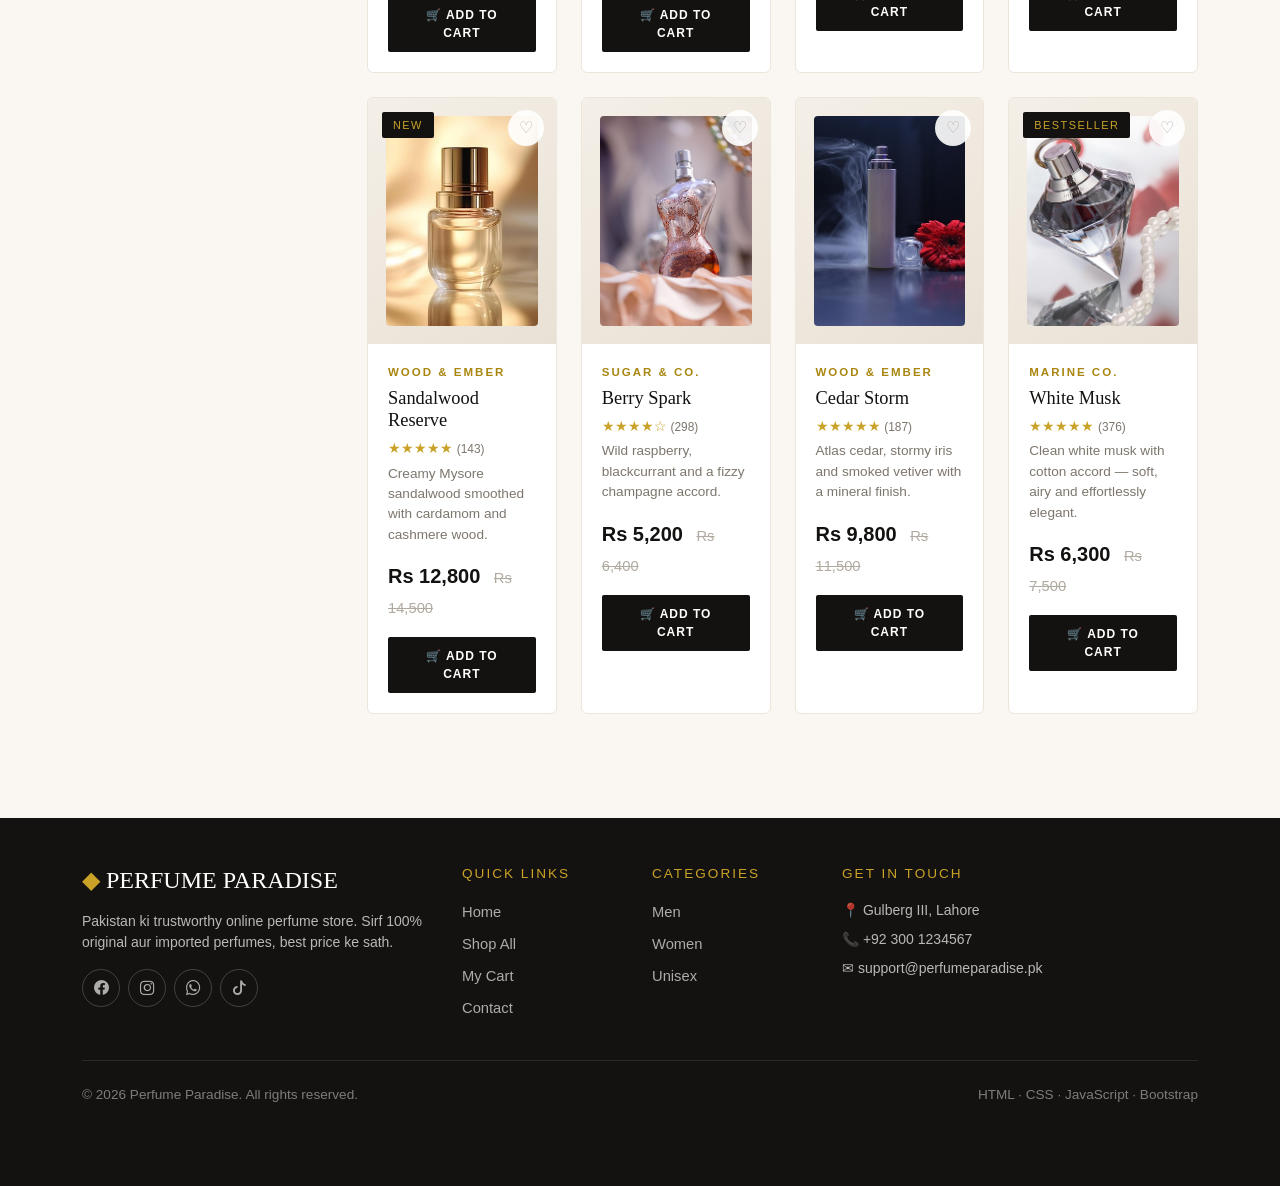
<file: products.html>
<!DOCTYPE html>
<html lang="en">
<head>
  <meta charset="UTF-8">
  <meta name="viewport" content="width=device-width, initial-scale=1.0">
  <title>Shop All Perfumes | Perfume Paradise</title>
  <link href="https://cdn.jsdelivr.net/npm/bootstrap@5.3.3/dist/css/bootstrap.min.css" rel="stylesheet">
  <link href="https://cdn.jsdelivr.net/npm/bootstrap-icons@1.11.3/font/bootstrap-icons.css" rel="stylesheet">
  <link href="css/style.css" rel="stylesheet">
</head>
<body>

  <!-- ================= NAVBAR ================= -->
  <nav class="navbar navbar-expand-lg navbar-dark fixed-top shadow">
    <div class="container">
      <a class="navbar-brand fw-bold" href="index.html">
        <span class="brand-mark">◆</span> PERFUME <span class="text-gold">PARADISE</span>
      </a>
      <button class="navbar-toggler" type="button" data-bs-toggle="collapse" data-bs-target="#mainNav">
        <span class="navbar-toggler-icon"></span>
      </button>
      <div class="collapse navbar-collapse" id="mainNav">
        <ul class="navbar-nav ms-auto align-items-lg-center">
          <li class="nav-item"><a class="nav-link" href="index.html">Home</a></li>
          <li class="nav-item"><a class="nav-link active" href="products.html">Shop</a></li>
          <li class="nav-item"><a class="nav-link" href="products.html?category=men">Men</a></li>
          <li class="nav-item"><a class="nav-link" href="products.html?category=women">Women</a></li>
          <li class="nav-item"><a class="nav-link" href="products.html?category=unisex">Unisex</a></li>
          <li class="nav-item"><a class="nav-link" href="index.html#contact">Contact</a></li>
          <li class="nav-item ms-lg-3">
            <a class="cart-btn" href="cart.html" title="My Cart">
              <i class="bi bi-bag"></i>
              <span class="cart-count">0</span>
            </a>
          </li>
        </ul>
      </div>
    </div>
  </nav>

  <!-- ================= PAGE BANNER ================= -->
  <section class="page-banner" style="margin-top:76px">
    <div class="container">
      <h1>Our Perfumes</h1>
      <nav class="crumb mt-2"><a href="index.html">Home</a> &nbsp;•&nbsp; Shop</nav>
    </div>
  </section>

  <!-- ================= SHOP ================= -->
  <section class="section-pad">
    <div class="container">
      <div class="row g-4">

        <!-- ---------- FILTER SIDEBAR ---------- -->
        <div class="col-lg-3">
          <div id="filterArea">
            <div class="filter-card">
              <h6>Search</h6>
              <input type="text" id="shopSearch" class="form-control"
                     placeholder="Naam ya brand likhein...">
            </div>

            <div class="filter-card">
              <h6>Category</h6>
              <div class="form-check mb-2">
                <input class="form-check-input" type="checkbox" name="category" value="men" id="catMen">
                <label class="form-check-label" for="catMen">Men</label>
              </div>
              <div class="form-check mb-2">
                <input class="form-check-input" type="checkbox" name="category" value="women" id="catWomen">
                <label class="form-check-label" for="catWomen">Women</label>
              </div>
              <div class="form-check">
                <input class="form-check-input" type="checkbox" name="category" value="unisex" id="catUnisex">
                <label class="form-check-label" for="catUnisex">Unisex</label>
              </div>
            </div>

            <div class="filter-card">
              <h6>Fragrance Family</h6>
              <div class="form-check mb-2">
                <input class="form-check-input" type="checkbox" name="family" value="Woody" id="f1">
                <label class="form-check-label" for="f1">Woody</label>
              </div>
              <div class="form-check mb-2">
                <input class="form-check-input" type="checkbox" name="family" value="Floral" id="f2">
                <label class="form-check-label" for="f2">Floral</label>
              </div>
              <div class="form-check mb-2">
                <input class="form-check-input" type="checkbox" name="family" value="Fresh" id="f3">
                <label class="form-check-label" for="f3">Fresh</label>
              </div>
              <div class="form-check mb-2">
                <input class="form-check-input" type="checkbox" name="family" value="Oriental" id="f4">
                <label class="form-check-label" for="f4">Oriental</label>
              </div>
              <div class="form-check mb-2">
                <input class="form-check-input" type="checkbox" name="family" value="Citrus" id="f5">
                <label class="form-check-label" for="f5">Citrus</label>
              </div>
              <div class="form-check mb-2">
                <input class="form-check-input" type="checkbox" name="family" value="Fruity" id="f6">
                <label class="form-check-label" for="f6">Fruity</label>
              </div>
              <div class="form-check">
                <input class="form-check-input" type="checkbox" name="family" value="Sweet" id="f7">
                <label class="form-check-label" for="f7">Sweet</label>
              </div>
            </div>

            <div class="filter-card">
              <h6>Max Price</h6>
              <input type="range" class="form-range" id="priceRange" min="4000" max="20000"
                     step="500" value="20000">
              <div class="d-flex justify-content-between small text-muted">
                <span>Rs 4,000</span>
                <span id="priceLabel" class="fw-bold text-dark">Rs 20,000</span>
              </div>
            </div>

            <button class="btn btn-outline-dark w-100" id="clearFilters" type="button">
              ↺ Filters Clear Karein
            </button>
          </div>
        </div>

        <!-- ---------- PRODUCT GRID ---------- -->
        <div class="col-lg-9">
          <div class="shop-toolbar d-flex flex-wrap justify-content-between align-items-center gap-3 mb-4">
            <span class="small text-muted">
              <strong id="resultCount">0</strong> products mil gaye
            </span>
            <div class="d-flex align-items-center gap-2">
              <label class="small text-muted mb-0" for="sortBy">Sort:</label>
              <select id="sortBy" class="form-select form-select-sm" style="width:auto">
                <option value="default">Default</option>
                <option value="low">Price: Low to High</option>
                <option value="high">Price: High to Low</option>
                <option value="rating">Best Rating</option>
                <option value="name">Name A - Z</option>
              </select>
            </div>
          </div>

          <div class="row" id="shopGrid">
            <!-- JS se render hoga -->
          </div>
        </div>

      </div>
    </div>
  </section>

  <!-- ================= FOOTER ================= -->
  <footer class="footer section-pad pt-5">
    <div class="container">
      <div class="row g-4">
        <div class="col-lg-4">
          <h4 class="text-white mb-3" style="font-family:Georgia,serif">
            <span class="text-gold">◆</span> PERFUME PARADISE
          </h4>
          <p class="small">Pakistan ki trustworthy online perfume store. Sirf 100% original aur imported perfumes, best price ke sath.</p>
          <div class="d-flex gap-2 mt-3">
            <a href="#" class="social-icon"><i class="bi bi-facebook"></i></a>
            <a href="#" class="social-icon"><i class="bi bi-instagram"></i></a>
            <a href="#" class="social-icon"><i class="bi bi-whatsapp"></i></a>
            <a href="#" class="social-icon"><i class="bi bi-tiktok"></i></a>
          </div>
        </div>
        <div class="col-6 col-lg-2">
          <h6>Quick Links</h6>
          <ul class="list-unstyled">
            <li class="mb-2"><a href="index.html">Home</a></li>
            <li class="mb-2"><a href="products.html">Shop All</a></li>
            <li class="mb-2"><a href="cart.html">My Cart</a></li>
            <li class="mb-2"><a href="index.html#contact">Contact</a></li>
          </ul>
        </div>
        <div class="col-6 col-lg-2">
          <h6>Categories</h6>
          <ul class="list-unstyled">
            <li class="mb-2"><a href="products.html?category=men">Men</a></li>
            <li class="mb-2"><a href="products.html?category=women">Women</a></li>
            <li class="mb-2"><a href="products.html?category=unisex">Unisex</a></li>
          </ul>
        </div>
        <div class="col-lg-4">
          <h6>Get In Touch</h6>
          <ul class="list-unstyled small">
            <li class="mb-2">📍 Gulberg III, Lahore</li>
            <li class="mb-2">📞 +92 300 1234567</li>
            <li class="mb-2">✉ support@perfumeparadise.pk</li>
          </ul>
        </div>
      </div>
      <div class="footer-bottom mt-4 pt-4 d-flex flex-wrap justify-content-between gap-2">
        <span>© 2026 Perfume Paradise. All rights reserved.</span>
        <span>HTML · CSS · JavaScript · Bootstrap</span>
      </div>
    </div>
  </footer>

  <script src="https://cdn.jsdelivr.net/npm/bootstrap@5.3.3/dist/js/bootstrap.bundle.min.js"></script>
  <script src="js/data.js"></script>
  <script src="js/script.js"></script>
  <script>
    // live price label update
    document.getElementById("priceRange").addEventListener("input", function () {
      document.getElementById("priceLabel").textContent =
        "Rs " + Number(this.value).toLocaleString("en-PK");
    });
  </script>
</body>
</html>
</file>
<file: css/style.css>
/* =========================================================
   Perfume Paradise - Custom Styles
   ========================================================= */

:root {
  --gold: #c9a227;
  --gold-dark: #a8860f;
  --dark: #141210;
  --dark-2: #1f1c18;
  --cream: #faf7f2;
  --text: #2b2724;
  --muted: #7d766d;
}

* {
  scroll-behavior: smooth;
}

body {
  font-family: "Segoe UI", "Helvetica Neue", Arial, sans-serif;
  background-color: var(--cream);
  color: var(--text);
  overflow-x: hidden;
}

/* ---------- Typography ---------- */
.display-serif,
.navbar-brand,
.hero-title,
.section-title {
  font-family: Georgia, "Times New Roman", serif;
}

.section-title {
  letter-spacing: 2px;
}

.text-gold {
  color: var(--gold) !important;
}

/* ---------- Navbar ---------- */
.navbar {
  background-color: rgba(20, 18, 16, 0.96);
  backdrop-filter: blur(6px);
}

.navbar-brand .brand-mark {
  color: var(--gold);
  font-size: 1.5rem;
  margin-right: 6px;
}

.navbar .nav-link {
  color: rgba(255, 255, 255, 0.82);
  font-weight: 500;
  letter-spacing: 0.6px;
  margin: 0 8px;
  position: relative;
  transition: color 0.25s ease;
}

.navbar .nav-link:hover,
.navbar .nav-link.active {
  color: var(--gold);
}

.navbar .nav-link::after {
  content: "";
  position: absolute;
  left: 50%;
  bottom: 2px;
  width: 0;
  height: 2px;
  background: var(--gold);
  transition: all 0.3s ease;
  transform: translateX(-50%);
}

.navbar .nav-link:hover::after,
.navbar .nav-link.active::after {
  width: 60%;
}

.cart-btn {
  position: relative;
  color: #fff;
  font-size: 1.25rem;
  transition: color 0.25s ease;
}

.cart-btn:hover {
  color: var(--gold);
}

.cart-count {
  position: absolute;
  top: -8px;
  right: -12px;
  background: var(--gold);
  color: #141210;
  font-size: 0.7rem;
  font-weight: 700;
  min-width: 20px;
  height: 20px;
  border-radius: 50%;
  display: flex;
  align-items: center;
  justify-content: center;
  padding: 0 4px;
}

/* ---------- Hero ---------- */
.hero {
  background: linear-gradient(rgba(20, 18, 16, 0.72), rgba(20, 18, 16, 0.82)),
    radial-gradient(circle at 20% 30%, #3b2f1b 0%, transparent 55%),
    radial-gradient(circle at 80% 70%, #2c2118 0%, transparent 55%), #141210;
  min-height: 92vh;
  display: flex;
  align-items: center;
  position: relative;
  overflow: hidden;
}

.hero::before {
  content: "";
  position: absolute;
  width: 420px;
  height: 420px;
  border: 1px solid rgba(201, 162, 39, 0.25);
  border-radius: 50%;
  top: -120px;
  right: -80px;
}

.hero::after {
  content: "";
  position: absolute;
  width: 260px;
  height: 260px;
  border: 1px solid rgba(201, 162, 39, 0.2);
  border-radius: 50%;
  bottom: -70px;
  left: 6%;
}

.hero-title {
  color: #fff;
  font-size: clamp(2.4rem, 5.5vw, 4.4rem);
  line-height: 1.15;
  letter-spacing: 3px;
}

.hero-subtitle {
  color: rgba(255, 255, 255, 0.72);
  letter-spacing: 4px;
  text-transform: uppercase;
  font-size: 0.85rem;
}

.btn-gold {
  background-color: var(--gold);
  border-color: var(--gold);
  color: #141210;
  font-weight: 600;
  letter-spacing: 1.2px;
  text-transform: uppercase;
  font-size: 0.82rem;
  padding: 14px 34px;
  border-radius: 2px;
  transition: all 0.3s ease;
}

.btn-gold:hover,
.btn-gold:focus {
  background-color: var(--gold-dark);
  border-color: var(--gold-dark);
  color: #141210;
  transform: translateY(-2px);
  box-shadow: 0 10px 22px rgba(201, 162, 39, 0.3);
}

.btn-outline-gold {
  border: 1px solid var(--gold);
  color: var(--gold);
  background: transparent;
  font-weight: 600;
  letter-spacing: 1.2px;
  text-transform: uppercase;
  font-size: 0.82rem;
  padding: 14px 34px;
  border-radius: 2px;
  transition: all 0.3s ease;
}

.btn-outline-gold:hover {
  background-color: var(--gold);
  color: #141210;
  transform: translateY(-2px);
}

.hero-bottle {
  animation: float 4s ease-in-out infinite;
  filter: drop-shadow(0 25px 40px rgba(0, 0, 0, 0.55));
}

.hero-bottle img {
  width: 100%;
  border-radius: 12px;
  border: 3px solid rgba(201, 162, 39, 0.55);
  box-shadow: 0 30px 55px rgba(0, 0, 0, 0.5);
  filter: none;
}

@keyframes float {
  0%,
  100% {
    transform: translateY(0);
  }
  50% {
    transform: translateY(-18px);
  }
}

/* ---------- Sections ---------- */
.section-pad {
  padding: 80px 0;
}

.section-title {
  position: relative;
  display: inline-block;
  padding-bottom: 14px;
}

.section-title::after {
  content: "";
  position: absolute;
  left: 50%;
  bottom: 0;
  transform: translateX(-50%);
  width: 70px;
  height: 2px;
  background: var(--gold);
}

.section-subtitle {
  color: var(--muted);
  letter-spacing: 3px;
  text-transform: uppercase;
  font-size: 0.78rem;
}

/* ---------- Category Cards ---------- */
.cat-card {
  background: #fff;
  border: 1px solid #ece5da;
  border-radius: 6px;
  padding: 34px 20px;
  text-align: center;
  cursor: pointer;
  transition: all 0.35s ease;
  text-decoration: none;
  display: block;
}

.cat-card:hover {
  transform: translateY(-8px);
  border-color: var(--gold);
  box-shadow: 0 18px 35px rgba(20, 18, 16, 0.12);
}

.cat-icon {
  font-size: 2.6rem;
  display: block;
  margin-bottom: 14px;
}

.cat-card h5 {
  font-family: Georgia, serif;
  letter-spacing: 1.5px;
  color: var(--dark);
}

.cat-card span {
  color: var(--muted);
  font-size: 0.85rem;
}

/* ---------- Product Cards ---------- */
.product-card {
  background: #fff;
  border: 1px solid #ece5da;
  border-radius: 6px;
  overflow: hidden;
  transition: all 0.35s ease;
  height: 100%;
  position: relative;
}

.product-card:hover {
  transform: translateY(-8px);
  box-shadow: 0 22px 40px rgba(20, 18, 16, 0.14);
  border-color: var(--gold);
}

.product-img-wrap {
  position: relative;
  overflow: hidden;
  background: linear-gradient(145deg, #f4efe7, #e9e1d5);
  padding: 18px;
}

.product-img-wrap svg,
.product-img-wrap img {
  width: 100%;
  height: 210px;
  object-fit: contain;
  transition: transform 0.5s ease;
}

/* Real photos fill the frame nicely */
.product-img-wrap img {
  object-fit: cover;
  border-radius: 4px;
  display: block;
}

.product-card:hover .product-img-wrap svg,
.product-card:hover .product-img-wrap img {
  transform: scale(1.07) rotate(-2deg);
}

.badge-tag {
  position: absolute;
  top: 14px;
  left: 14px;
  background: var(--dark);
  color: var(--gold);
  font-size: 0.68rem;
  letter-spacing: 1.5px;
  text-transform: uppercase;
  padding: 5px 11px;
  border-radius: 2px;
  z-index: 2;
}

.wishlist-btn {
  position: absolute;
  top: 12px;
  right: 12px;
  background: rgba(255, 255, 255, 0.9);
  border: none;
  width: 36px;
  height: 36px;
  border-radius: 50%;
  color: #b9b1a6;
  font-size: 1rem;
  z-index: 2;
  transition: all 0.3s ease;
}

.wishlist-btn:hover,
.wishlist-btn.active {
  color: #d64545;
  background: #fff;
  transform: scale(1.12);
}

.product-body {
  padding: 20px;
}

.product-brand {
  color: var(--gold-dark);
  font-size: 0.72rem;
  letter-spacing: 2px;
  text-transform: uppercase;
  font-weight: 700;
}

.product-name {
  font-family: Georgia, serif;
  font-size: 1.15rem;
  color: var(--dark);
  margin: 6px 0 8px;
}

.product-name a {
  color: inherit;
  text-decoration: none;
}

.product-name a:hover {
  color: var(--gold-dark);
}

.product-desc {
  color: var(--muted);
  font-size: 0.85rem;
  min-height: 42px;
}

.rating {
  color: var(--gold);
  font-size: 0.85rem;
}

.rating small {
  color: var(--muted);
}

.product-price {
  font-size: 1.25rem;
  font-weight: 700;
  color: var(--dark);
}

.old-price {
  color: #b1aaa1;
  text-decoration: line-through;
  font-size: 0.92rem;
  font-weight: 400;
  margin-left: 8px;
}

/* ---------- Buttons ---------- */
.btn-dark-soft {
  background: var(--dark);
  color: #fff;
  border: none;
  letter-spacing: 1px;
  text-transform: uppercase;
  font-size: 0.75rem;
  font-weight: 600;
  padding: 10px 18px;
  border-radius: 2px;
  transition: all 0.3s ease;
}

.btn-dark-soft:hover {
  background: var(--gold);
  color: var(--dark);
  transform: translateY(-2px);
}

.btn-add-cart {
  width: 100%;
}

/* ---------- Shop Layout ---------- */
.filter-card {
  background: #fff;
  border: 1px solid #ece5da;
  border-radius: 6px;
  padding: 22px;
  margin-bottom: 22px;
}

.filter-card h6 {
  font-family: Georgia, serif;
  letter-spacing: 1.5px;
  text-transform: uppercase;
  font-size: 0.88rem;
  border-bottom: 1px solid #eee6da;
  padding-bottom: 10px;
  margin-bottom: 14px;
}

.form-check-input:checked {
  background-color: var(--gold);
  border-color: var(--gold);
}

.form-check-input:checked::before {
  color: #141210;
}

.form-range::-webkit-slider-thumb {
  background-color: var(--gold);
}

.form-range::-moz-range-thumb {
  background-color: var(--gold);
}

.shop-toolbar {
  background: #fff;
  border: 1px solid #ece5da;
  border-radius: 6px;
  padding: 14px 18px;
}

/* ---------- Product Detail ---------- */
.detail-gallery {
  background: linear-gradient(145deg, #f4efe7, #e9e1d5);
  border: 1px solid #ece5da;
  border-radius: 6px;
  padding: 40px 20px;
  display: flex;
  align-items: center;
  justify-content: center;
  min-height: 420px;
}

.detail-gallery svg,
.detail-gallery img {
  width: 100%;
  max-height: 400px;
  object-fit: contain;
  animation: float 5s ease-in-out infinite;
}

/* Real photo inside the gallery */
.detail-gallery img {
  object-fit: cover;
  border-radius: 6px;
  height: 420px;
  max-height: 420px;
}

/* Small thumbnails */
.detail-gallery.p-2 img,
.detail-gallery.p-2 svg {
  height: 80px;
  max-height: 80px;
  object-fit: cover;
  border-radius: 4px;
  animation: none;
}

.detail-info h1 {
  font-family: Georgia, serif;
  letter-spacing: 1px;
}

.info-row {
  border-bottom: 1px dashed #ddd4c7;
  padding: 11px 0;
  display: flex;
  justify-content: space-between;
  font-size: 0.93rem;
}

.info-row span:first-child {
  color: var(--muted);
  text-transform: uppercase;
  letter-spacing: 1px;
  font-size: 0.78rem;
}

.qty-box {
  width: 130px;
}

.qty-box .form-control {
  text-align: center;
  border-color: #ddd4c7;
}

/* ---------- Cart ---------- */
.cart-table {
  background: #fff;
  border: 1px solid #ece5da;
  border-radius: 6px;
  overflow: hidden;
}

.cart-item-img {
  width: 70px;
  height: 70px;
  object-fit: cover;
  background: #f4efe7;
  border-radius: 4px;
  padding: 6px;
}

.cart-item-img img,
.cart-item-img svg {
  width: 100%;
  height: 100%;
  object-fit: cover;
  border-radius: 3px;
  display: block;
}

.summary-card {
  background: #fff;
  border: 1px solid #ece5da;
  border-radius: 6px;
  padding: 26px;
  position: sticky;
  top: 90px;
}

.summary-row {
  display: flex;
  justify-content: space-between;
  padding: 9px 0;
  font-size: 0.94rem;
  color: var(--muted);
}

.summary-total {
  border-top: 2px solid var(--dark);
  color: var(--dark);
  font-weight: 700;
  font-size: 1.15rem;
}

/* ---------- Features Strip ---------- */
.feature-strip {
  background: var(--dark);
  color: #fff;
}

.feature-item {
  text-align: center;
  padding: 26px 10px;
}

.feature-item .fi-icon {
  font-size: 1.9rem;
  color: var(--gold);
  display: block;
  margin-bottom: 10px;
}

.feature-item h6 {
  letter-spacing: 1.5px;
  text-transform: uppercase;
  font-size: 0.83rem;
}

.feature-item p {
  color: rgba(255, 255, 255, 0.55);
  font-size: 0.82rem;
  margin: 0;
}

/* ---------- Newsletter ---------- */
.newsletter {
  background: linear-gradient(rgba(20, 18, 16, 0.9), rgba(20, 18, 16, 0.92)),
    radial-gradient(circle at 30% 40%, #4a3a1e, transparent 60%), #141210;
}

/* ---------- Testimonials ---------- */
.testimonial-card {
  background: #fff;
  border: 1px solid #ece5da;
  border-radius: 6px;
  padding: 28px;
  height: 100%;
  transition: all 0.3s ease;
}

.testimonial-card:hover {
  border-color: var(--gold);
  transform: translateY(-6px);
}

.testimonial-card p {
  color: var(--muted);
  font-style: italic;
  font-size: 0.94rem;
}

.avatar {
  width: 48px;
  height: 48px;
  border-radius: 50%;
  background: var(--dark);
  color: var(--gold);
  display: flex;
  align-items: center;
  justify-content: center;
  font-family: Georgia, serif;
  font-size: 1.15rem;
}

/* ---------- Footer ---------- */
.footer {
  background: var(--dark);
  color: rgba(255, 255, 255, 0.7);
}

.footer h6 {
  color: var(--gold);
  letter-spacing: 2px;
  text-transform: uppercase;
  font-size: 0.85rem;
  margin-bottom: 18px;
}

.footer a {
  color: rgba(255, 255, 255, 0.65);
  text-decoration: none;
  transition: all 0.25s ease;
  font-size: 0.92rem;
}

.footer a:hover {
  color: var(--gold);
  padding-left: 5px;
}

.footer-bottom {
  border-top: 1px solid rgba(255, 255, 255, 0.1);
  color: rgba(255, 255, 255, 0.45);
  font-size: 0.85rem;
}

.social-icon {
  width: 38px;
  height: 38px;
  border: 1px solid rgba(255, 255, 255, 0.2);
  border-radius: 50%;
  display: inline-flex;
  align-items: center;
  justify-content: center;
  color: #fff;
  transition: all 0.3s ease;
}

.social-icon:hover {
  background: var(--gold);
  border-color: var(--gold);
  color: var(--dark);
  transform: translateY(-3px);
}

/* ---------- Toast ---------- */
.toast-container {
  z-index: 3000;
}

.app-toast {
  background: var(--dark);
  border-left: 4px solid var(--gold);
  color: #fff;
  border-radius: 4px;
  box-shadow: 0 14px 30px rgba(0, 0, 0, 0.28);
}

.app-toast .toast-body {
  display: flex;
  align-items: center;
  gap: 10px;
  font-size: 0.93rem;
}

/* ---------- Empty State ---------- */
.empty-state {
  background: #fff;
  border: 1px dashed #ddd4c7;
  border-radius: 6px;
  padding: 60px 20px;
  text-align: center;
}

.empty-state .es-icon {
  font-size: 3.4rem;
  color: var(--gold);
}

/* ---------- Page Banner ---------- */
.page-banner {
  background: linear-gradient(rgba(20, 18, 16, 0.86), rgba(20, 18, 16, 0.9)),
    radial-gradient(circle at 70% 30%, #3b2f1b, transparent 60%), #141210;
  padding: 70px 0;
  text-align: center;
}

.page-banner h1 {
  color: #fff;
  font-family: Georgia, serif;
  letter-spacing: 3px;
}

.page-banner .crumb {
  color: rgba(255, 255, 255, 0.6);
  font-size: 0.88rem;
  letter-spacing: 1.5px;
  text-transform: uppercase;
}

.page-banner .crumb a {
  color: var(--gold);
  text-decoration: none;
}

/* ---------- Misc ---------- */
.divider-gold {
  width: 60px;
  height: 2px;
  background: var(--gold);
}

.link-plain {
  color: var(--text);
  text-decoration: none;
}

.link-plain:hover {
  color: var(--gold-dark);
}

@media (max-width: 767.98px) {
  .section-pad {
    padding: 55px 0;
  }
  .hero {
    min-height: auto;
    padding: 110px 0 70px;
  }
  .summary-card {
    position: static;
    margin-top: 22px;
  }
}
</file>
